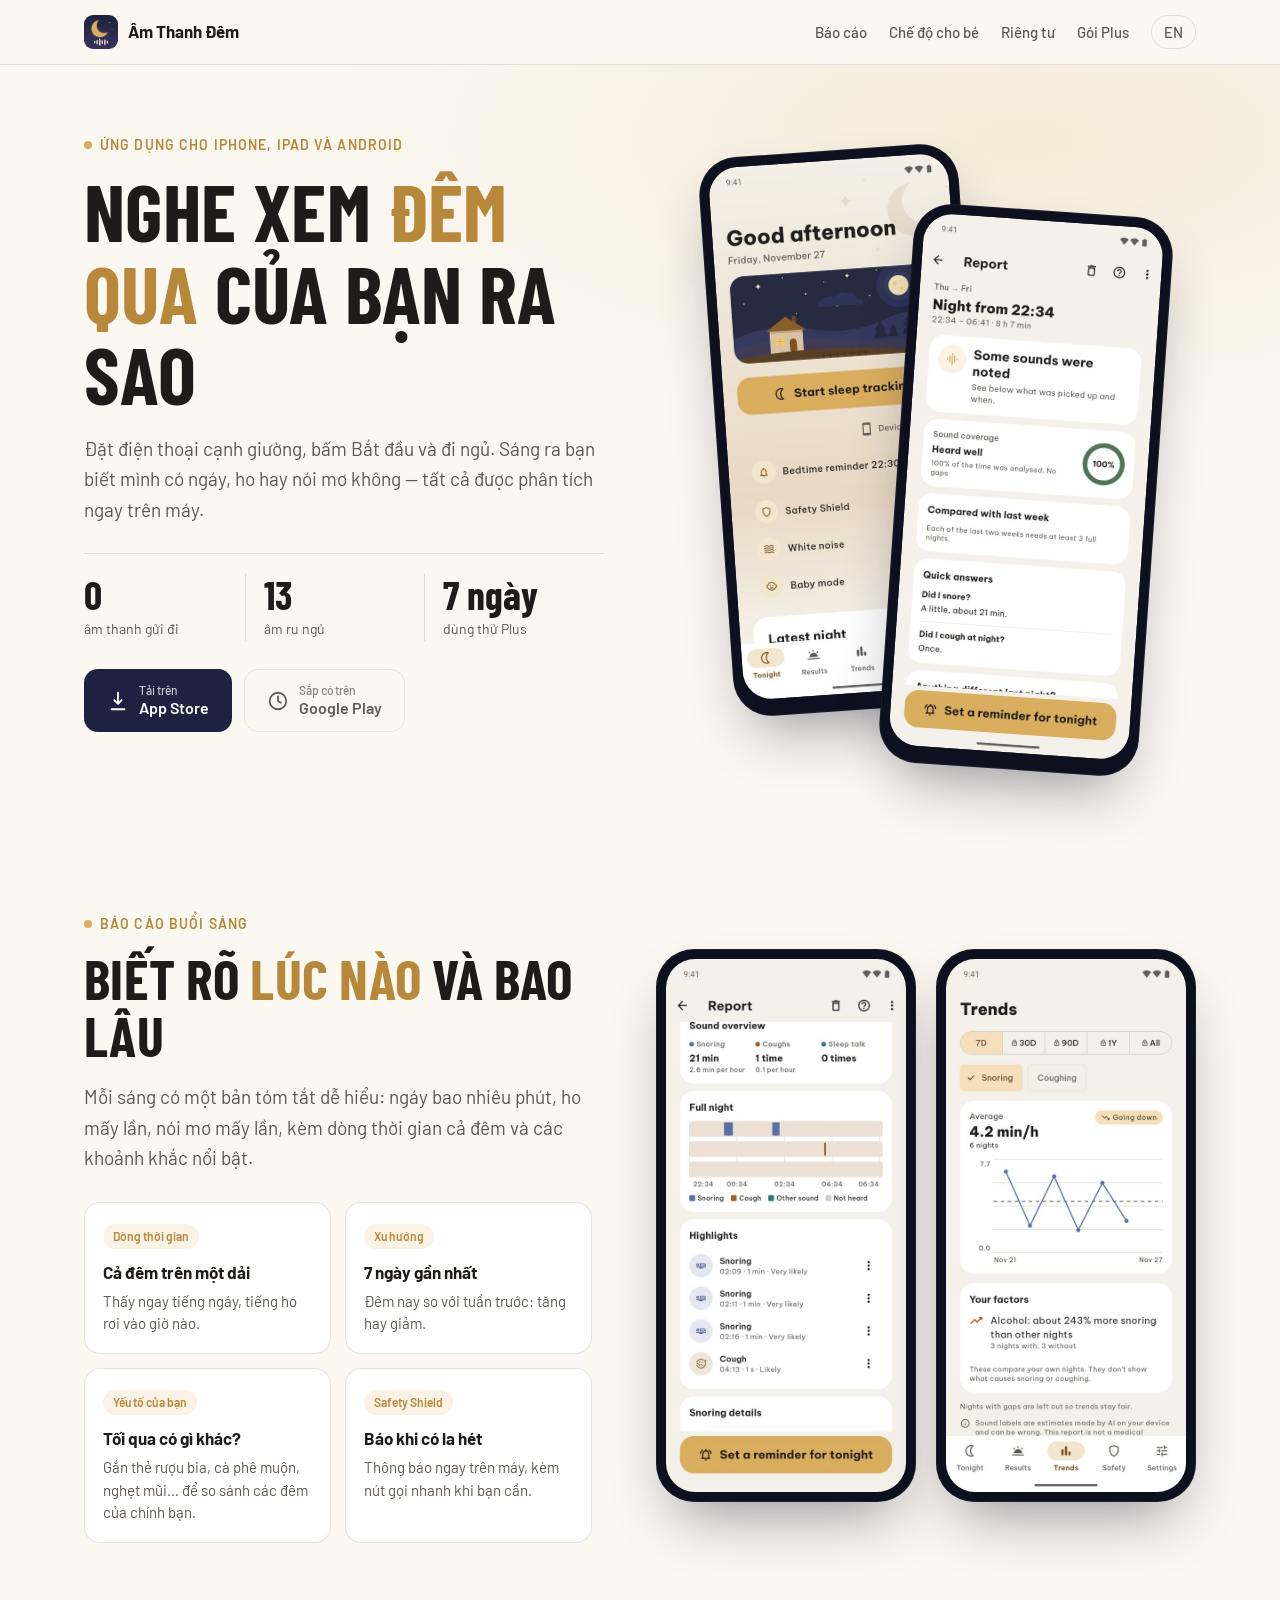
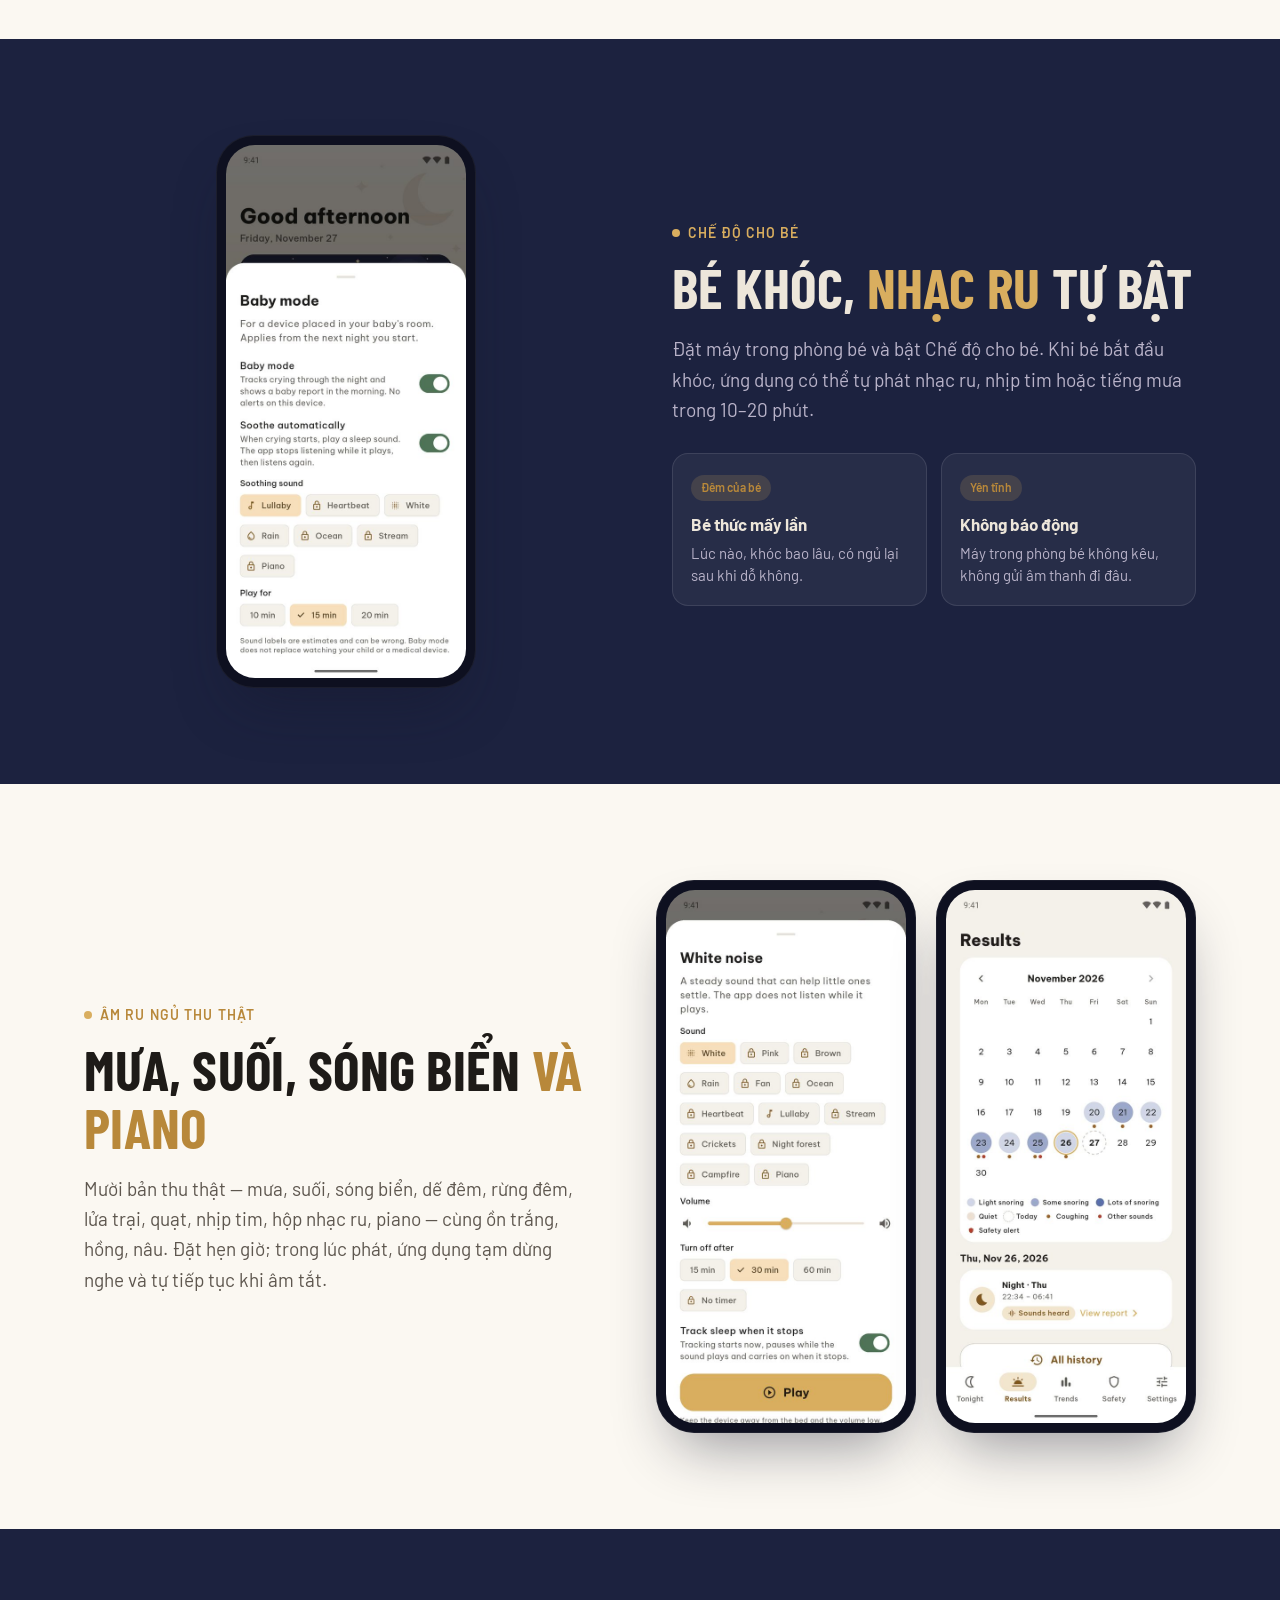
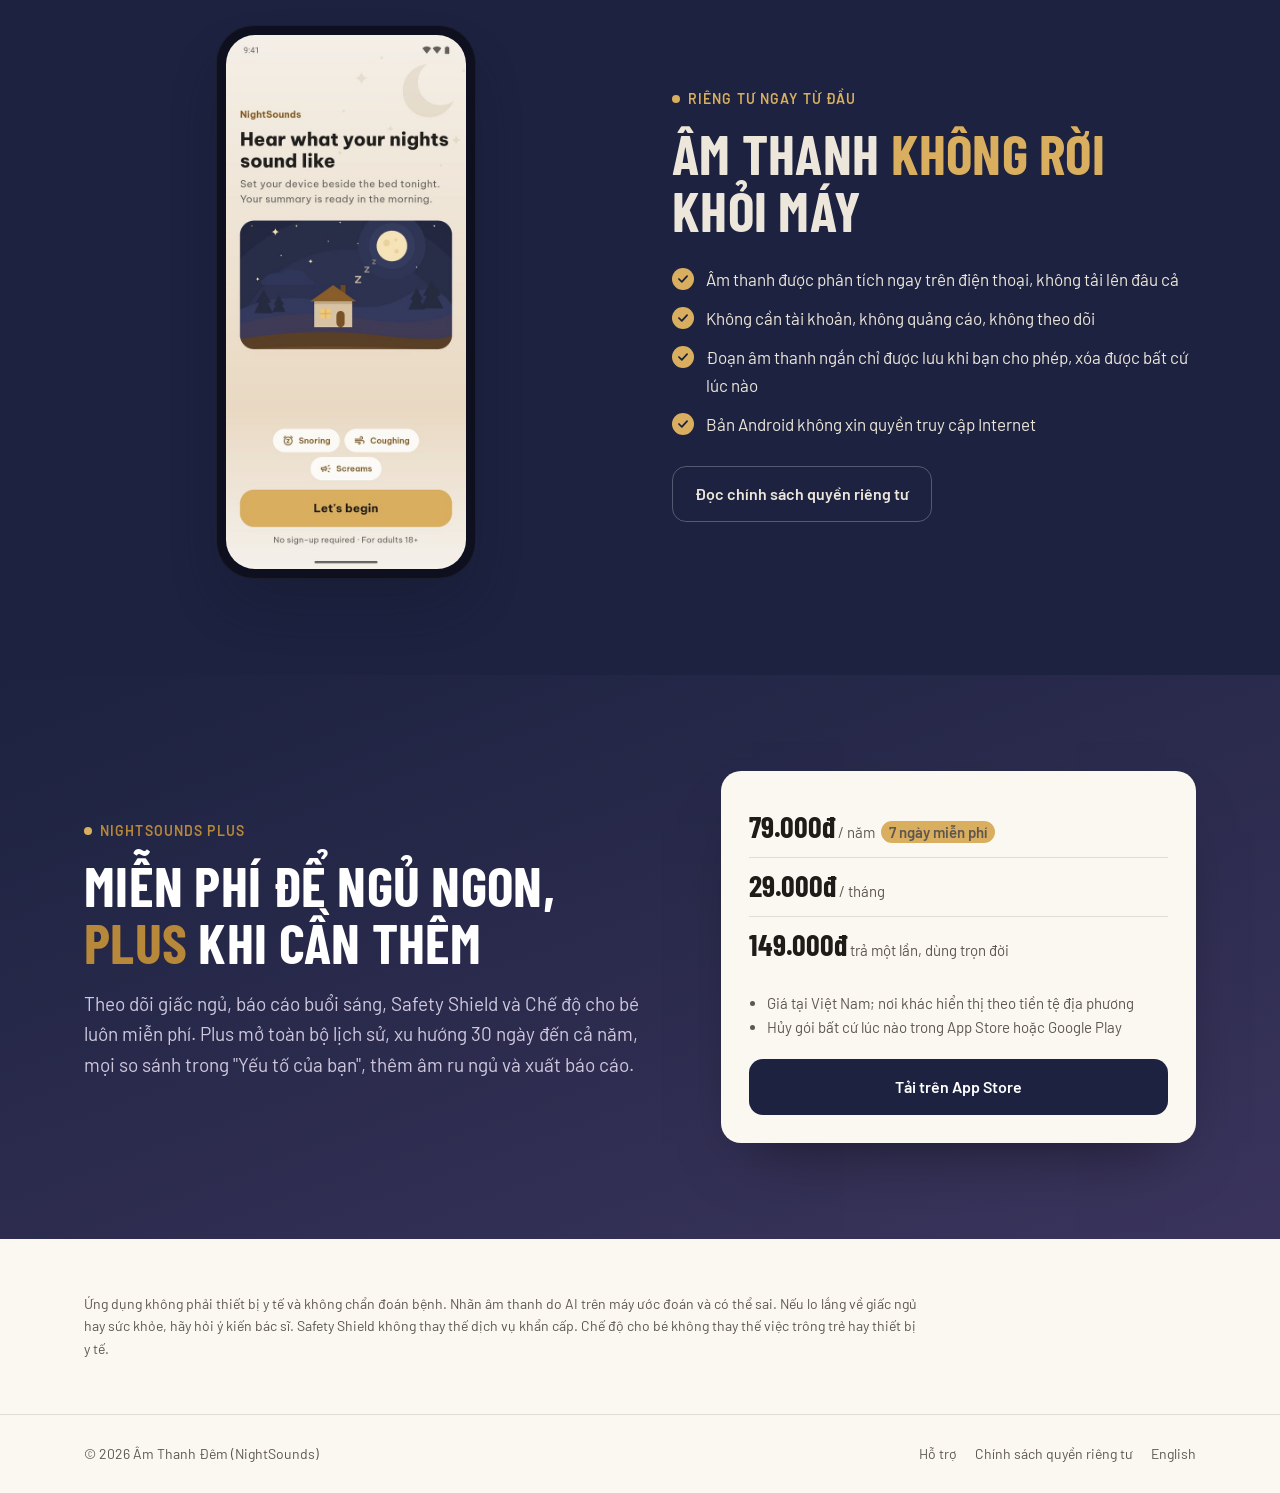
<file: index.html>
<!doctype html>
<html lang="vi">
<head>
<meta charset="utf-8">
<meta name="viewport" content="width=device-width,initial-scale=1">
<title>Âm Thanh Đêm – theo dõi ngáy, ho và nói mơ khi ngủ</title>
<meta name="description" content="Biết đêm qua bạn có ngáy, ho hay nói mơ không. Âm thanh được phân tích ngay trên điện thoại, không gửi đi đâu. Có Chế độ cho bé và âm ru ngủ thu thật.">
<link rel="icon" href="img/icon.png">
<link rel="alternate" hreflang="en" href="en.html">
<link rel="preconnect" href="https://fonts.googleapis.com">
<link rel="preconnect" href="https://fonts.gstatic.com" crossorigin>
<link rel="stylesheet" href="https://fonts.googleapis.com/css2?family=Barlow:wght@400;500;600;700&family=Barlow+Condensed:wght@600;700&display=swap&subset=vietnamese">
<link rel="stylesheet" href="style.css">
</head>
<body>
<header class="top"><div class="wrap">
  <a class="brand" href="./"><img src="img/icon.png" alt="">Âm Thanh Đêm</a>
  <nav class="nav">
    <a href="#bao-cao">Báo cáo</a>
    <a href="#be">Chế độ cho bé</a>
    <a href="#rieng-tu">Riêng tư</a>
    <a href="#plus">Gói Plus</a>
    <a class="lang" href="en.html" hreflang="en">EN</a>
  </nav>
</div></header>

<main>
<section class="hero"><div class="wrap">
  <div class="copy">
    <span class="eyebrow">Ứng dụng cho iPhone, iPad và Android</span>
    <h1>Nghe xem <em>đêm qua</em> của bạn ra sao</h1>
    <p class="lead">Đặt điện thoại cạnh giường, bấm Bắt đầu và đi ngủ. Sáng ra bạn biết mình có ngáy, ho hay nói mơ không — tất cả được phân tích ngay trên máy.</p>
    <div class="stats">
      <div><b>0</b><span>âm thanh gửi đi</span></div>
      <div><b>13</b><span>âm ru ngủ</span></div>
      <div><b>7 ngày</b><span>dùng thử Plus</span></div>
    </div>
    <div class="cta">
      <a class="btn btn-primary" href="https://apps.apple.com/app/id6837504322">
        <svg viewBox="0 0 24 24" fill="none" stroke="currentColor" stroke-width="2" stroke-linecap="round" stroke-linejoin="round"><path d="M12 3v12m0 0l-4-4m4 4l4-4M5 21h14"/></svg>
        <span class="stack"><small>Tải trên</small>App Store</span>
      </a>
      <span class="btn btn-ghost soon" title="Đang thử nghiệm nội bộ">
        <svg viewBox="0 0 24 24" fill="none" stroke="currentColor" stroke-width="2" stroke-linecap="round" stroke-linejoin="round"><circle cx="12" cy="12" r="9"/><path d="M12 7v5l3 2"/></svg>
        <span class="stack"><small>Sắp có trên</small>Google Play</span>
      </span>
    </div>
  </div>
  <div class="phones">
    <div class="phone"><img src="img/tonight.jpg" alt="Màn hình Tonight với nút Bắt đầu theo dõi"></div>
    <div class="phone"><img src="img/report.jpg" alt="Báo cáo buổi sáng: ngáy khoảng 21 phút, ho một lần"></div>
  </div>
</div></section>

<section id="bao-cao"><div class="wrap split">
  <div class="copy">
    <span class="eyebrow">Báo cáo buổi sáng</span>
    <h2>Biết rõ <em>lúc nào</em> và bao lâu</h2>
    <p class="lead">Mỗi sáng có một bản tóm tắt dễ hiểu: ngáy bao nhiêu phút, ho mấy lần, nói mơ mấy lần, kèm dòng thời gian cả đêm và các khoảnh khắc nổi bật.</p>
    <div class="cards">
      <div class="card"><span class="tag">Dòng thời gian</span><b>Cả đêm trên một dải</b><p>Thấy ngay tiếng ngáy, tiếng ho rơi vào giờ nào.</p></div>
      <div class="card"><span class="tag">Xu hướng</span><b>7 ngày gần nhất</b><p>Đêm nay so với tuần trước: tăng hay giảm.</p></div>
      <div class="card"><span class="tag">Yếu tố của bạn</span><b>Tối qua có gì khác?</b><p>Gắn thẻ rượu bia, cà phê muộn, nghẹt mũi… để so sánh các đêm của chính bạn.</p></div>
      <div class="card"><span class="tag">Safety Shield</span><b>Báo khi có la hét</b><p>Thông báo ngay trên máy, kèm nút gọi nhanh khi bạn cần.</p></div>
    </div>
  </div>
  <div class="media">
    <div class="phone"><img src="img/timeline.jpg" alt="Dòng thời gian cả đêm và các khoảnh khắc nổi bật" loading="lazy"></div>
    <div class="phone"><img src="img/trends.jpg" alt="Xu hướng ngáy 7 ngày và Yếu tố của bạn" loading="lazy"></div>
  </div>
</div></section>

<section id="be" class="dark"><div class="wrap split flip">
  <div class="copy">
    <span class="eyebrow">Chế độ cho bé</span>
    <h2>Bé khóc, <em>nhạc ru</em> tự bật</h2>
    <p class="lead">Đặt máy trong phòng bé và bật Chế độ cho bé. Khi bé bắt đầu khóc, ứng dụng có thể tự phát nhạc ru, nhịp tim hoặc tiếng mưa trong 10–20 phút.</p>
    <div class="cards">
      <div class="card"><span class="tag">Đêm của bé</span><b>Bé thức mấy lần</b><p>Lúc nào, khóc bao lâu, có ngủ lại sau khi dỗ không.</p></div>
      <div class="card"><span class="tag">Yên tĩnh</span><b>Không báo động</b><p>Máy trong phòng bé không kêu, không gửi âm thanh đi đâu.</p></div>
    </div>
  </div>
  <div class="media">
    <div class="phone"><img src="img/baby_mode.jpg" alt="Cài đặt Chế độ cho bé: tự dỗ bằng nhạc ru" loading="lazy"></div>
  </div>
</div></section>

<section id="am-ru"><div class="wrap split">
  <div class="copy">
    <span class="eyebrow">Âm ru ngủ thu thật</span>
    <h2>Mưa, suối, sóng biển <em>và piano</em></h2>
    <p class="lead">Mười bản thu thật — mưa, suối, sóng biển, dế đêm, rừng đêm, lửa trại, quạt, nhịp tim, hộp nhạc ru, piano — cùng ồn trắng, hồng, nâu. Đặt hẹn giờ; trong lúc phát, ứng dụng tạm dừng nghe và tự tiếp tục khi âm tắt.</p>
  </div>
  <div class="media">
    <div class="phone"><img src="img/sleep_sounds.jpg" alt="Bảng âm ru ngủ: mưa, quạt, sóng biển, nhịp tim, piano" loading="lazy"></div>
    <div class="phone"><img src="img/results.jpg" alt="Lịch các đêm đã theo dõi" loading="lazy"></div>
  </div>
</div></section>

<section id="rieng-tu" class="dark"><div class="wrap split flip">
  <div class="copy">
    <span class="eyebrow">Riêng tư ngay từ đầu</span>
    <h2>Âm thanh <em>không rời</em> khỏi máy</h2>
    <ul class="privacy-list">
      <li>Âm thanh được phân tích ngay trên điện thoại, không tải lên đâu cả</li>
      <li>Không cần tài khoản, không quảng cáo, không theo dõi</li>
      <li>Đoạn âm thanh ngắn chỉ được lưu khi bạn cho phép, xóa được bất cứ lúc nào</li>
      <li>Bản Android không xin quyền truy cập Internet</li>
    </ul>
    <div class="cta"><a class="btn btn-ghost" style="color:inherit;border-color:rgba(255,255,255,.25)" href="privacy.html">Đọc chính sách quyền riêng tư</a></div>
  </div>
  <div class="media">
    <div class="phone"><img src="img/welcome.jpg" alt="Màn hình chào mừng của Âm Thanh Đêm" loading="lazy"></div>
  </div>
</div></section>

<section id="plus" class="plus"><div class="wrap">
  <div class="copy">
    <span class="eyebrow">NightSounds Plus</span>
    <h2>Miễn phí để ngủ ngon, <em>Plus</em> khi cần thêm</h2>
    <p class="lead">Theo dõi giấc ngủ, báo cáo buổi sáng, Safety Shield và Chế độ cho bé luôn miễn phí. Plus mở toàn bộ lịch sử, xu hướng 30 ngày đến cả năm, mọi so sánh trong "Yếu tố của bạn", thêm âm ru ngủ và xuất báo cáo.</p>
  </div>
  <div class="price">
    <div class="row"><div><b>79.000đ</b> <span>/ năm</span><span class="badge">7 ngày miễn phí</span></div></div>
    <div class="row"><div><b>29.000đ</b> <span>/ tháng</span></div></div>
    <div class="row"><div><b>149.000đ</b> <span>trả một lần, dùng trọn đời</span></div></div>
    <ul>
      <li>Giá tại Việt Nam; nơi khác hiển thị theo tiền tệ địa phương</li>
      <li>Hủy gói bất cứ lúc nào trong App Store hoặc Google Play</li>
    </ul>
    <a class="btn btn-primary" href="https://apps.apple.com/app/id6837504322">Tải trên App Store</a>
  </div>
</div></section>

<section style="padding:40px 0"><div class="wrap">
  <p class="note">Ứng dụng không phải thiết bị y tế và không chẩn đoán bệnh. Nhãn âm thanh do AI trên máy ước đoán và có thể sai. Nếu lo lắng về giấc ngủ hay sức khỏe, hãy hỏi ý kiến bác sĩ. Safety Shield không thay thế dịch vụ khẩn cấp. Chế độ cho bé không thay thế việc trông trẻ hay thiết bị y tế.</p>
</div></section>
</main>

<footer><div class="wrap">
  <span>© 2026 Âm Thanh Đêm (NightSounds)</span>
  <span><a href="support.html">Hỗ trợ</a><a href="privacy.html">Chính sách quyền riêng tư</a><a href="en.html" hreflang="en">English</a></span>
</div></footer>
</body>
</html>
</file>
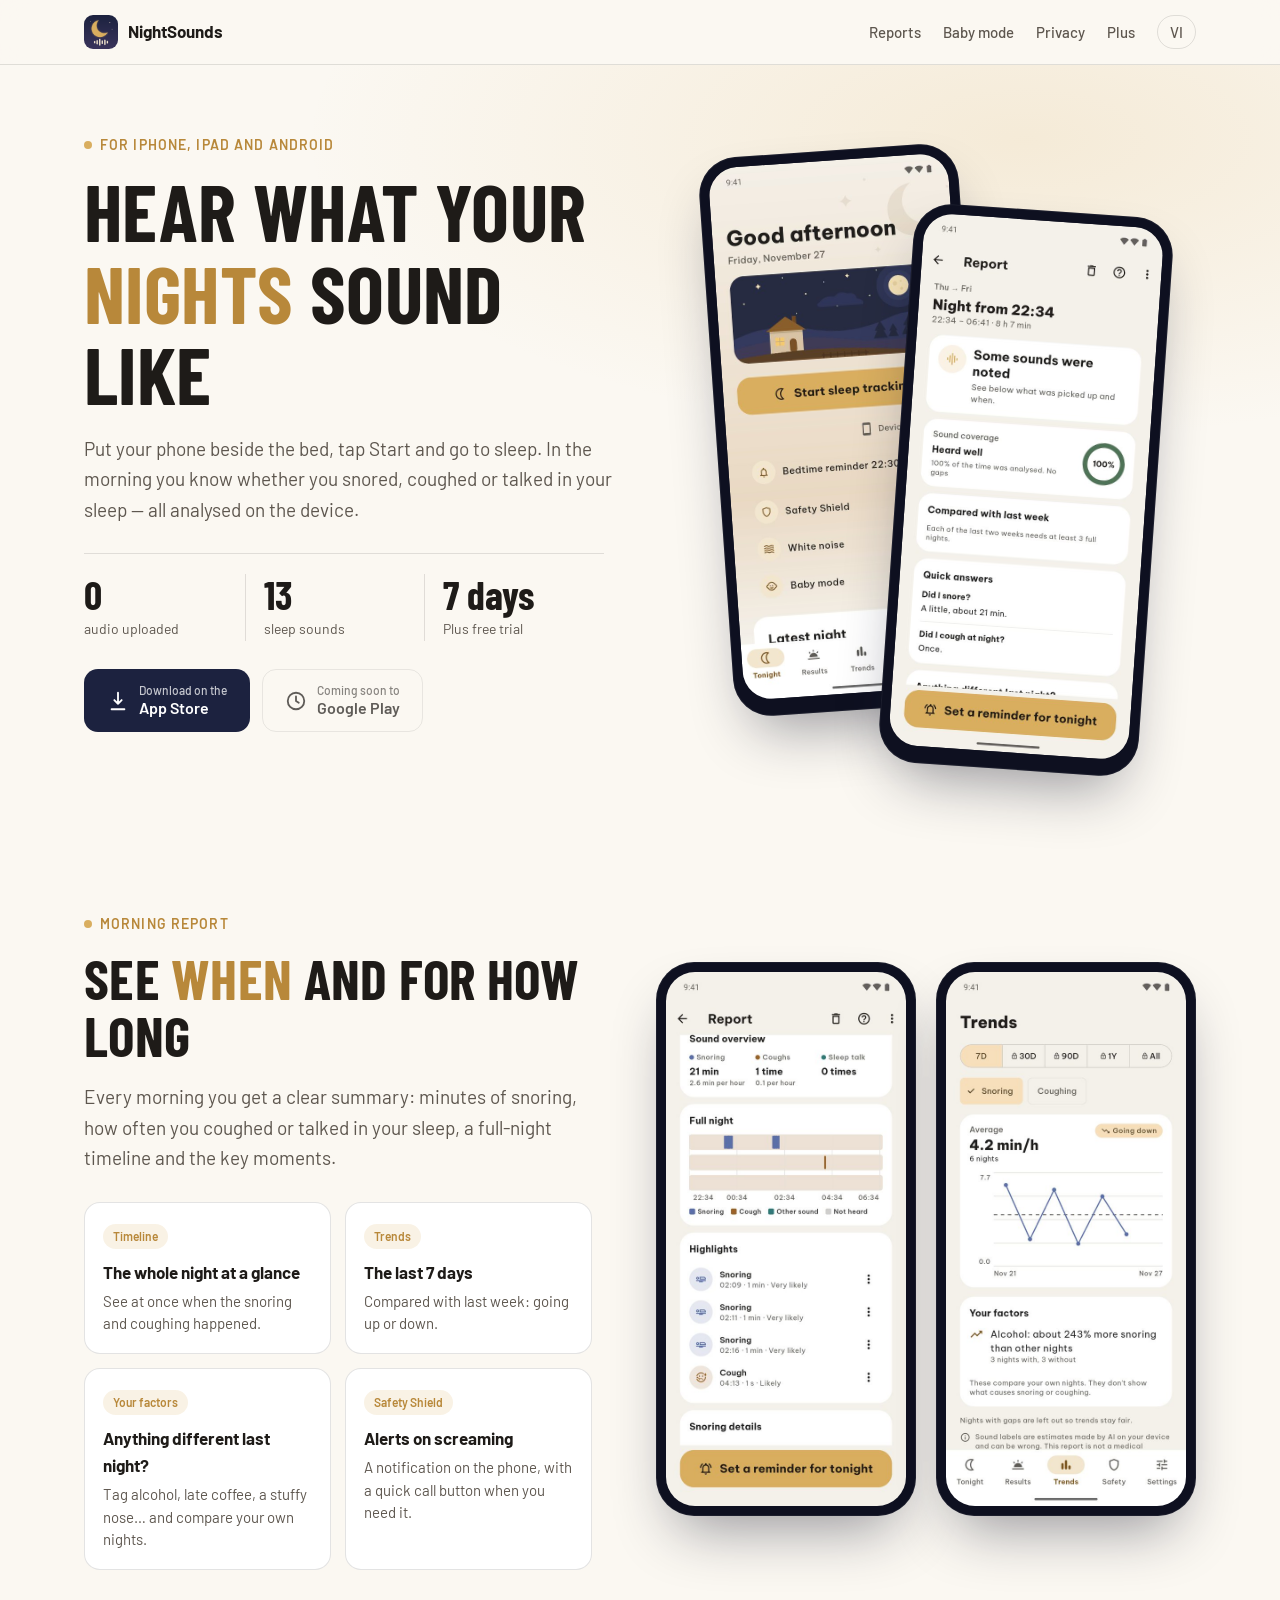
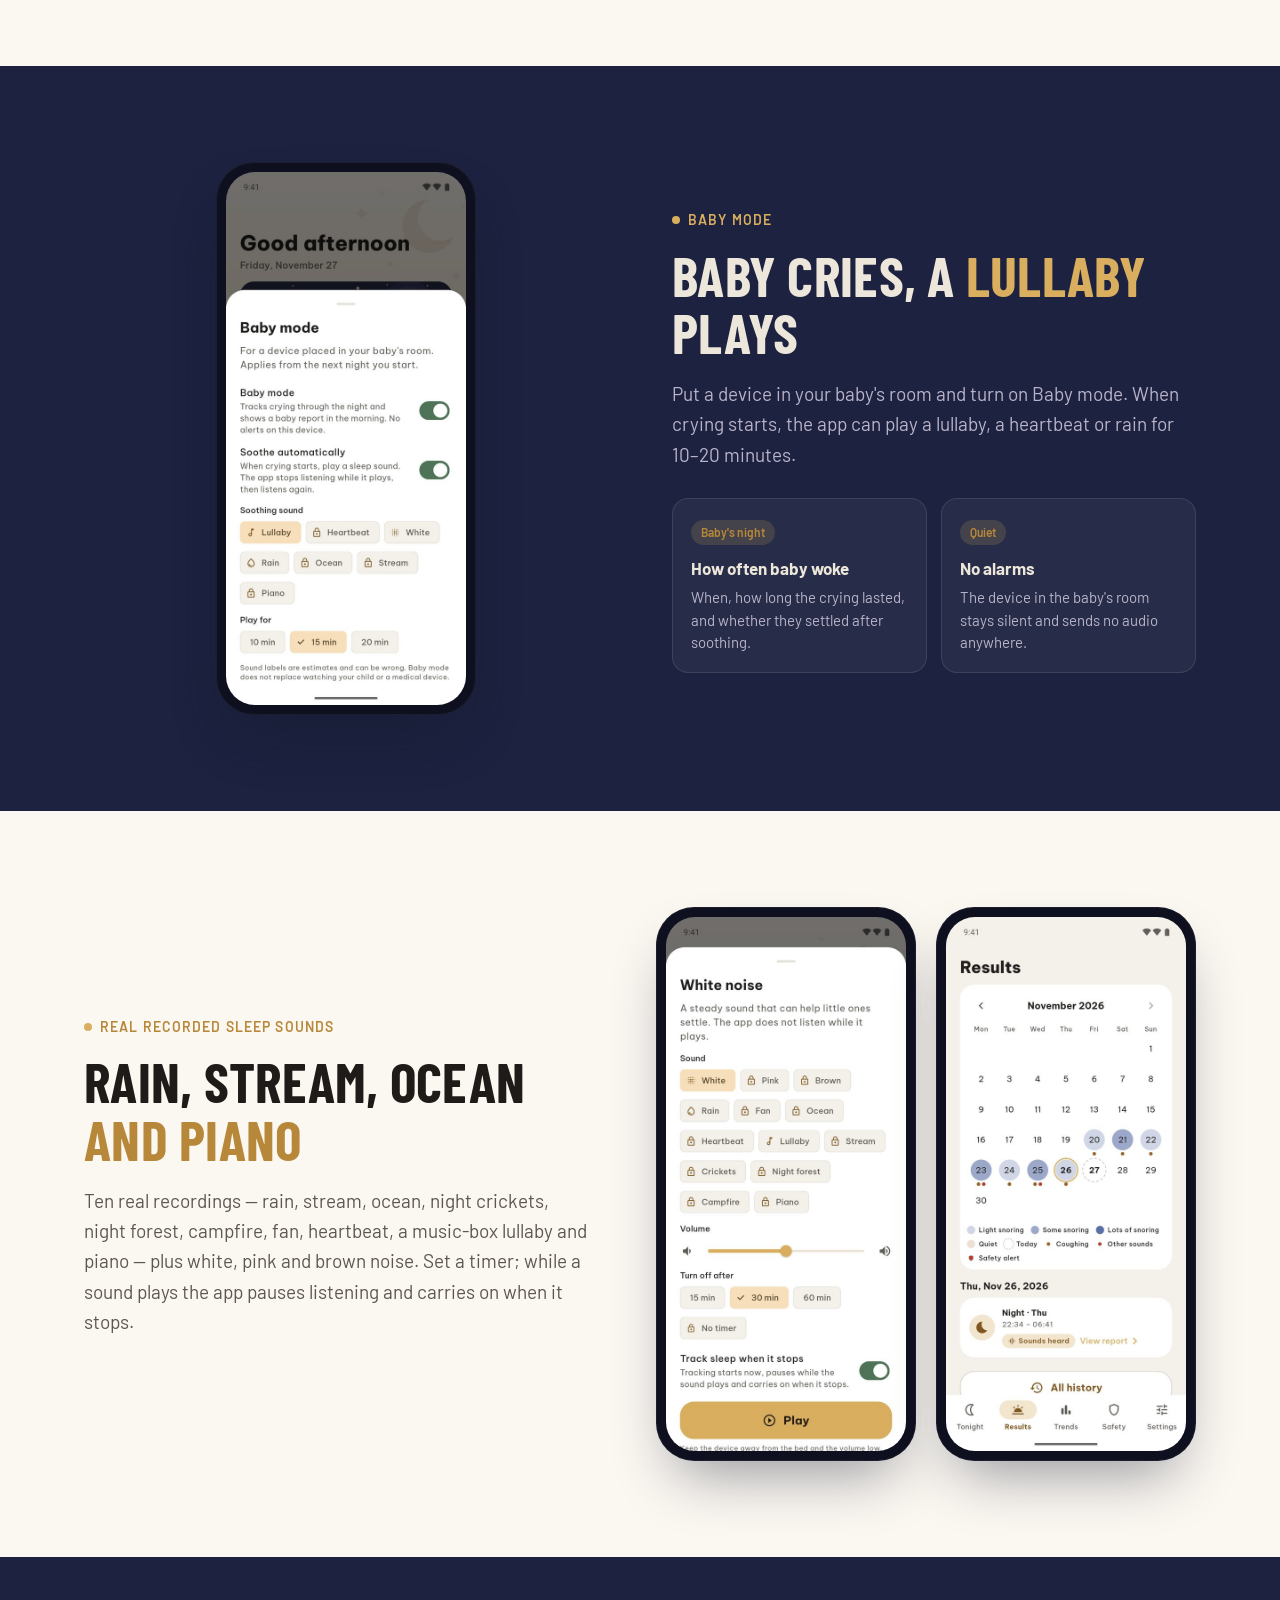
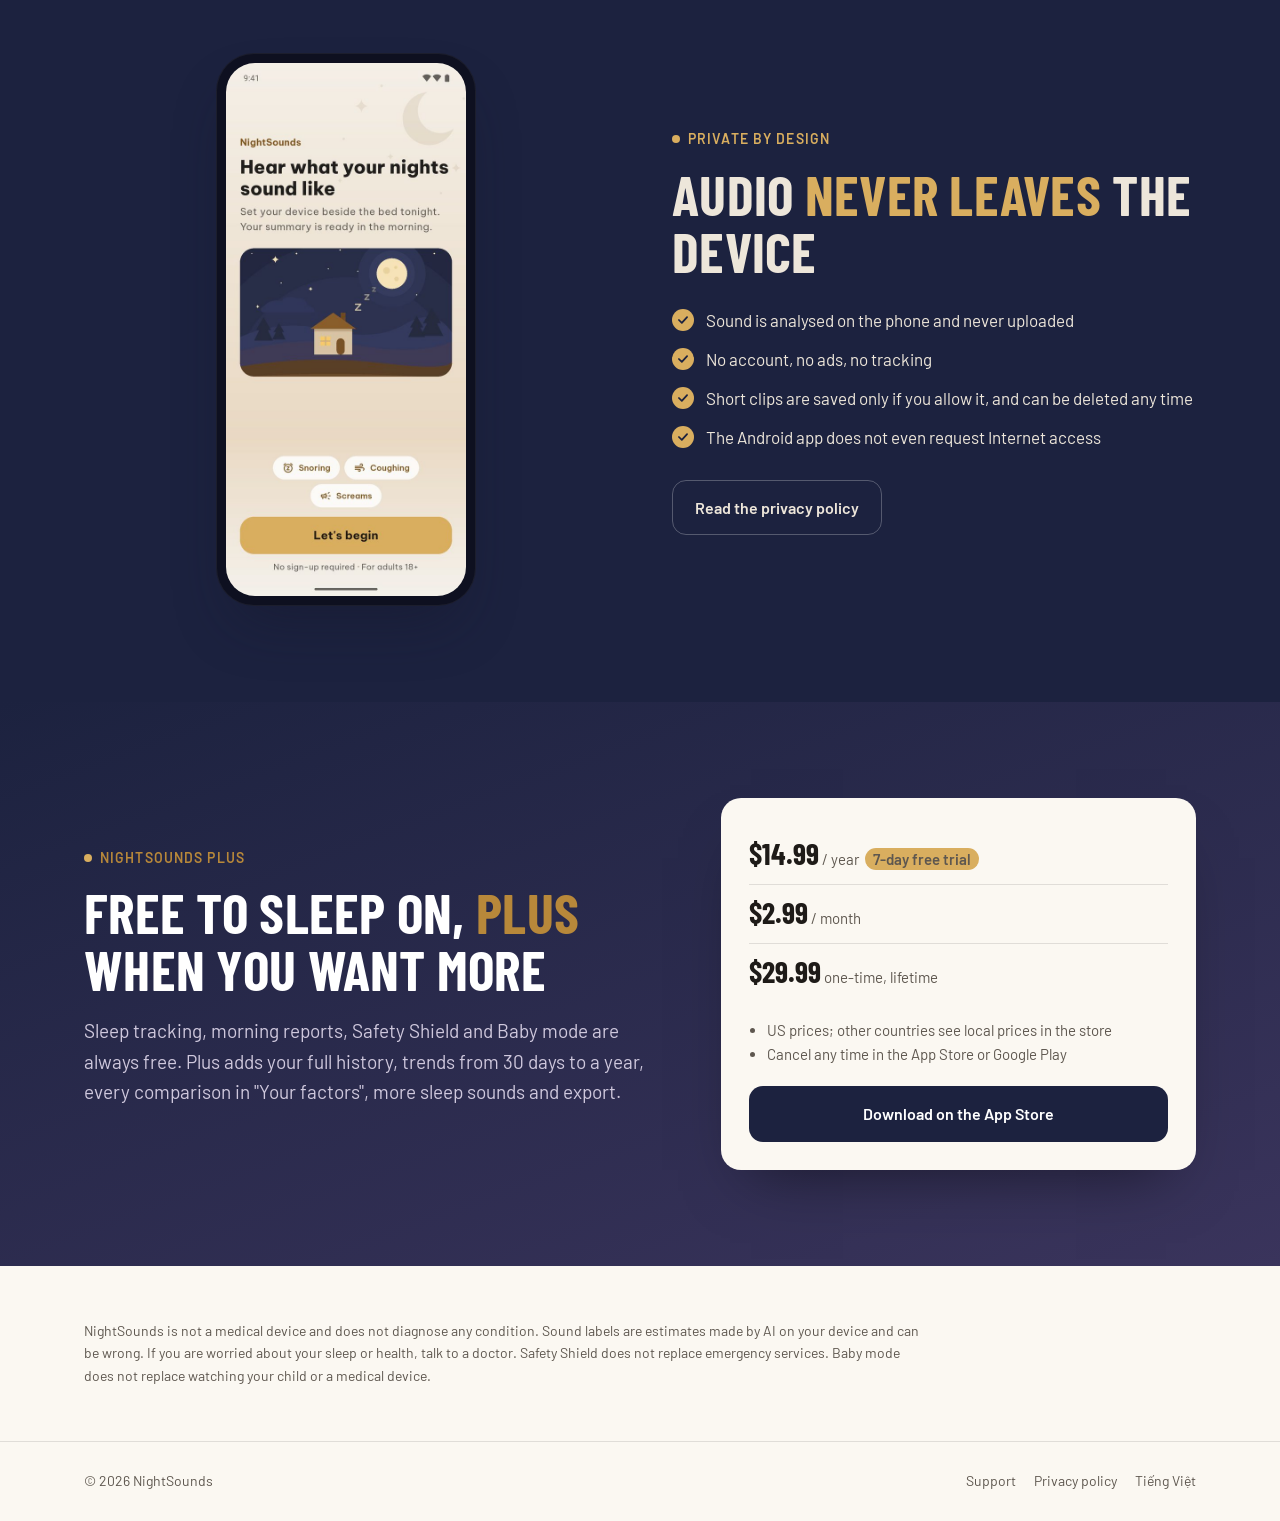
<file: en.html>
<!doctype html>
<html lang="en">
<head>
<meta charset="utf-8">
<meta name="viewport" content="width=device-width,initial-scale=1">
<title>NightSounds – snoring, cough and sleep talk tracker</title>
<meta name="description" content="Find out whether you snored, coughed or talked in your sleep last night. Sound is analysed on your phone and never uploaded. With Baby mode and real recorded sleep sounds.">
<link rel="icon" href="img/icon.png">
<link rel="alternate" hreflang="vi" href="./">
<link rel="preconnect" href="https://fonts.googleapis.com">
<link rel="preconnect" href="https://fonts.gstatic.com" crossorigin>
<link rel="stylesheet" href="https://fonts.googleapis.com/css2?family=Barlow:wght@400;500;600;700&family=Barlow+Condensed:wght@600;700&display=swap&subset=vietnamese">
<link rel="stylesheet" href="style.css">
</head>
<body>
<header class="top"><div class="wrap">
  <a class="brand" href="./"><img src="img/icon.png" alt="">NightSounds</a>
  <nav class="nav">
    <a href="#report">Reports</a>
    <a href="#baby">Baby mode</a>
    <a href="#privacy">Privacy</a>
    <a href="#plus">Plus</a>
    <a class="lang" href="./" hreflang="vi">VI</a>
  </nav>
</div></header>

<main>
<section class="hero"><div class="wrap">
  <div class="copy">
    <span class="eyebrow">For iPhone, iPad and Android</span>
    <h1>Hear what your <em>nights</em> sound like</h1>
    <p class="lead">Put your phone beside the bed, tap Start and go to sleep. In the morning you know whether you snored, coughed or talked in your sleep — all analysed on the device.</p>
    <div class="stats">
      <div><b>0</b><span>audio uploaded</span></div>
      <div><b>13</b><span>sleep sounds</span></div>
      <div><b>7 days</b><span>Plus free trial</span></div>
    </div>
    <div class="cta">
      <a class="btn btn-primary" href="https://apps.apple.com/app/id6837504322">
        <svg viewBox="0 0 24 24" fill="none" stroke="currentColor" stroke-width="2" stroke-linecap="round" stroke-linejoin="round"><path d="M12 3v12m0 0l-4-4m4 4l4-4M5 21h14"/></svg>
        <span class="stack"><small>Download on the</small>App Store</span>
      </a>
      <span class="btn btn-ghost soon" title="In internal testing">
        <svg viewBox="0 0 24 24" fill="none" stroke="currentColor" stroke-width="2" stroke-linecap="round" stroke-linejoin="round"><circle cx="12" cy="12" r="9"/><path d="M12 7v5l3 2"/></svg>
        <span class="stack"><small>Coming soon to</small>Google Play</span>
      </span>
    </div>
  </div>
  <div class="phones">
    <div class="phone"><img src="img/tonight.jpg" alt="Tonight screen with the Start sleep tracking button"></div>
    <div class="phone"><img src="img/report.jpg" alt="Morning report: about 21 minutes of snoring, one cough"></div>
  </div>
</div></section>

<section id="report"><div class="wrap split">
  <div class="copy">
    <span class="eyebrow">Morning report</span>
    <h2>See <em>when</em> and for how long</h2>
    <p class="lead">Every morning you get a clear summary: minutes of snoring, how often you coughed or talked in your sleep, a full-night timeline and the key moments.</p>
    <div class="cards">
      <div class="card"><span class="tag">Timeline</span><b>The whole night at a glance</b><p>See at once when the snoring and coughing happened.</p></div>
      <div class="card"><span class="tag">Trends</span><b>The last 7 days</b><p>Compared with last week: going up or down.</p></div>
      <div class="card"><span class="tag">Your factors</span><b>Anything different last night?</b><p>Tag alcohol, late coffee, a stuffy nose… and compare your own nights.</p></div>
      <div class="card"><span class="tag">Safety Shield</span><b>Alerts on screaming</b><p>A notification on the phone, with a quick call button when you need it.</p></div>
    </div>
  </div>
  <div class="media">
    <div class="phone"><img src="img/timeline.jpg" alt="Full-night timeline and highlights" loading="lazy"></div>
    <div class="phone"><img src="img/trends.jpg" alt="Seven-day snoring trend and Your factors" loading="lazy"></div>
  </div>
</div></section>

<section id="baby" class="dark"><div class="wrap split flip">
  <div class="copy">
    <span class="eyebrow">Baby mode</span>
    <h2>Baby cries, a <em>lullaby</em> plays</h2>
    <p class="lead">Put a device in your baby's room and turn on Baby mode. When crying starts, the app can play a lullaby, a heartbeat or rain for 10–20 minutes.</p>
    <div class="cards">
      <div class="card"><span class="tag">Baby's night</span><b>How often baby woke</b><p>When, how long the crying lasted, and whether they settled after soothing.</p></div>
      <div class="card"><span class="tag">Quiet</span><b>No alarms</b><p>The device in the baby's room stays silent and sends no audio anywhere.</p></div>
    </div>
  </div>
  <div class="media">
    <div class="phone"><img src="img/baby_mode.jpg" alt="Baby mode settings: soothe automatically with a lullaby" loading="lazy"></div>
  </div>
</div></section>

<section id="am-ru"><div class="wrap split">
  <div class="copy">
    <span class="eyebrow">Real recorded sleep sounds</span>
    <h2>Rain, stream, ocean <em>and piano</em></h2>
    <p class="lead">Ten real recordings — rain, stream, ocean, night crickets, night forest, campfire, fan, heartbeat, a music-box lullaby and piano — plus white, pink and brown noise. Set a timer; while a sound plays the app pauses listening and carries on when it stops.</p>
  </div>
  <div class="media">
    <div class="phone"><img src="img/sleep_sounds.jpg" alt="Sleep sounds: rain, fan, ocean, heartbeat, piano" loading="lazy"></div>
    <div class="phone"><img src="img/results.jpg" alt="Calendar of tracked nights" loading="lazy"></div>
  </div>
</div></section>

<section id="privacy" class="dark"><div class="wrap split flip">
  <div class="copy">
    <span class="eyebrow">Private by design</span>
    <h2>Audio <em>never leaves</em> the device</h2>
    <ul class="privacy-list">
      <li>Sound is analysed on the phone and never uploaded</li>
      <li>No account, no ads, no tracking</li>
      <li>Short clips are saved only if you allow it, and can be deleted any time</li>
      <li>The Android app does not even request Internet access</li>
    </ul>
    <div class="cta"><a class="btn btn-ghost" style="color:inherit;border-color:rgba(255,255,255,.25)" href="privacy.html">Read the privacy policy</a></div>
  </div>
  <div class="media">
    <div class="phone"><img src="img/welcome.jpg" alt="NightSounds welcome screen" loading="lazy"></div>
  </div>
</div></section>

<section id="plus" class="plus"><div class="wrap">
  <div class="copy">
    <span class="eyebrow">NightSounds Plus</span>
    <h2>Free to sleep on, <em>Plus</em> when you want more</h2>
    <p class="lead">Sleep tracking, morning reports, Safety Shield and Baby mode are always free. Plus adds your full history, trends from 30 days to a year, every comparison in "Your factors", more sleep sounds and export.</p>
  </div>
  <div class="price">
    <div class="row"><div><b>$14.99</b> <span>/ year</span><span class="badge">7-day free trial</span></div></div>
    <div class="row"><div><b>$2.99</b> <span>/ month</span></div></div>
    <div class="row"><div><b>$29.99</b> <span>one-time, lifetime</span></div></div>
    <ul>
      <li>US prices; other countries see local prices in the store</li>
      <li>Cancel any time in the App Store or Google Play</li>
    </ul>
    <a class="btn btn-primary" href="https://apps.apple.com/app/id6837504322">Download on the App Store</a>
  </div>
</div></section>

<section style="padding:40px 0"><div class="wrap">
  <p class="note">NightSounds is not a medical device and does not diagnose any condition. Sound labels are estimates made by AI on your device and can be wrong. If you are worried about your sleep or health, talk to a doctor. Safety Shield does not replace emergency services. Baby mode does not replace watching your child or a medical device.</p>
</div></section>
</main>

<footer><div class="wrap">
  <span>© 2026 NightSounds</span>
  <span><a href="support.html">Support</a><a href="privacy.html">Privacy policy</a><a href="./" hreflang="vi">Tiếng Việt</a></span>
</div></footer>
</body>
</html>
</file>
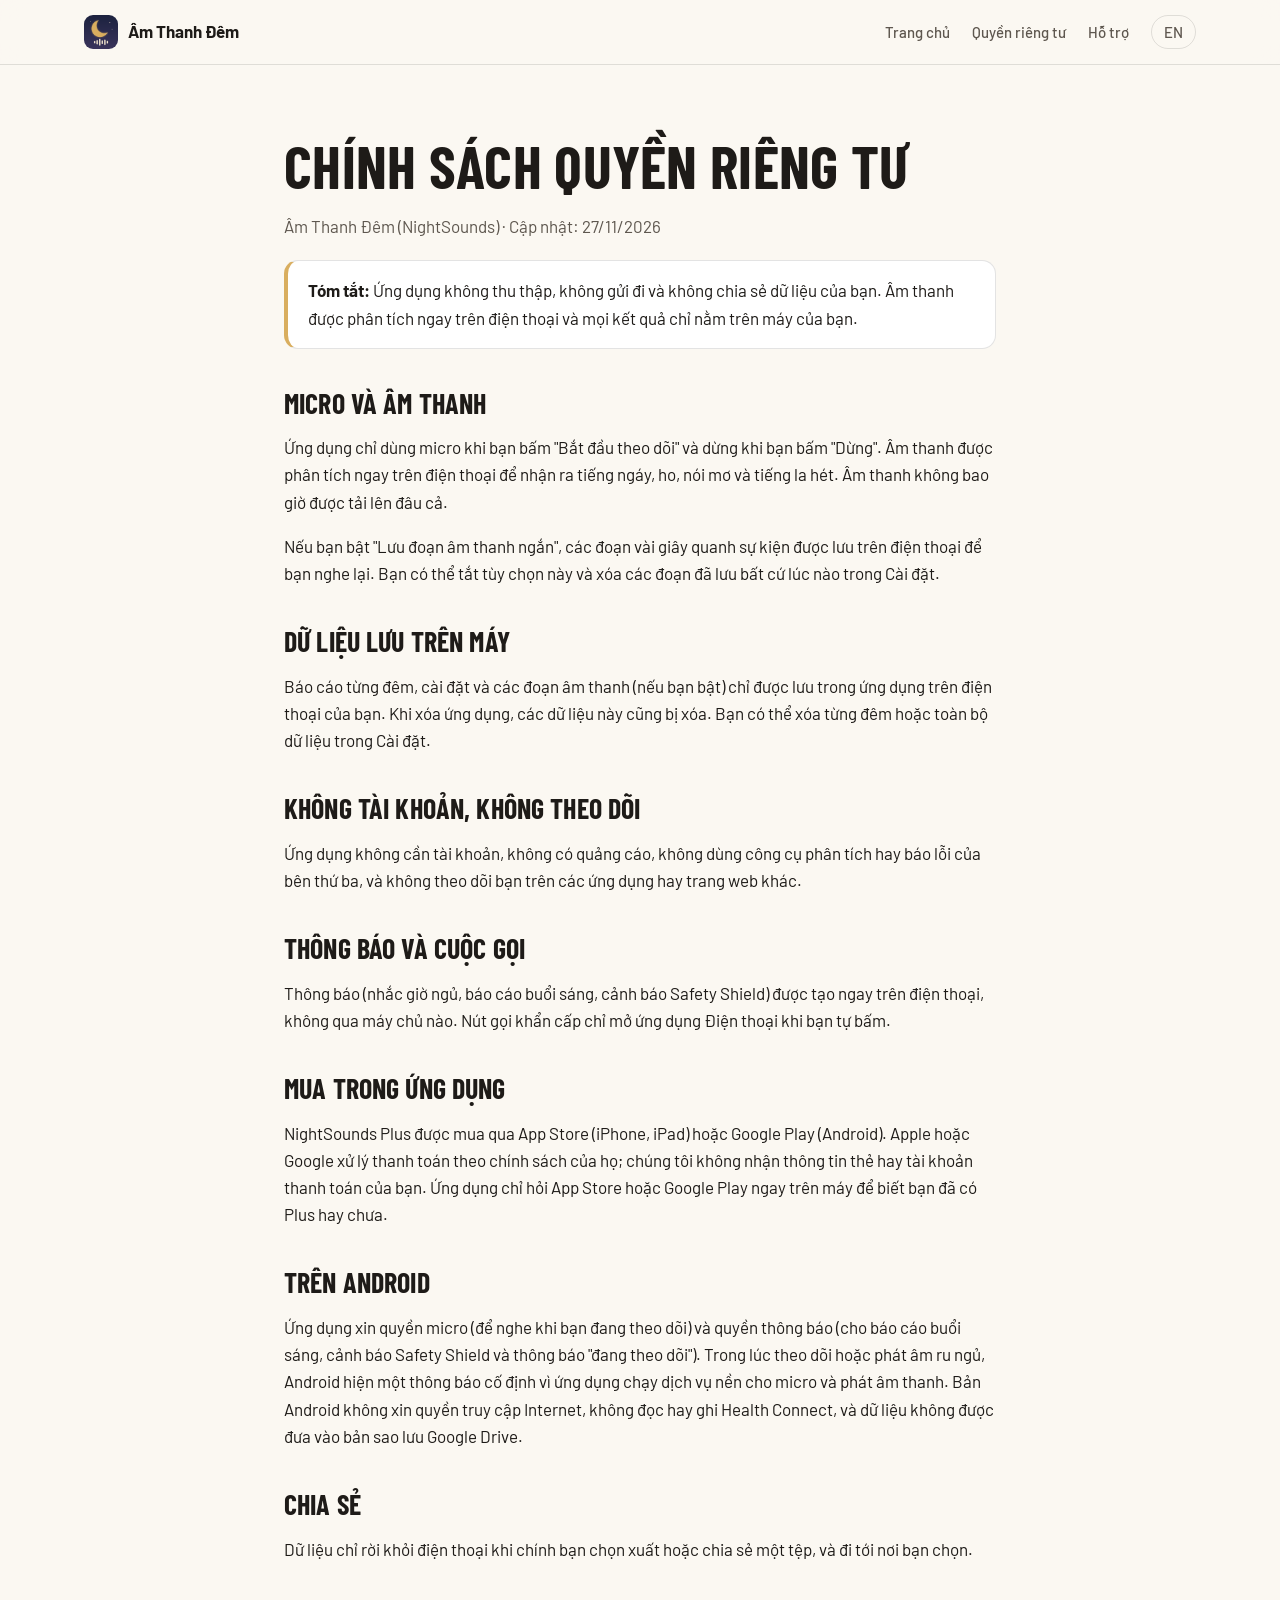
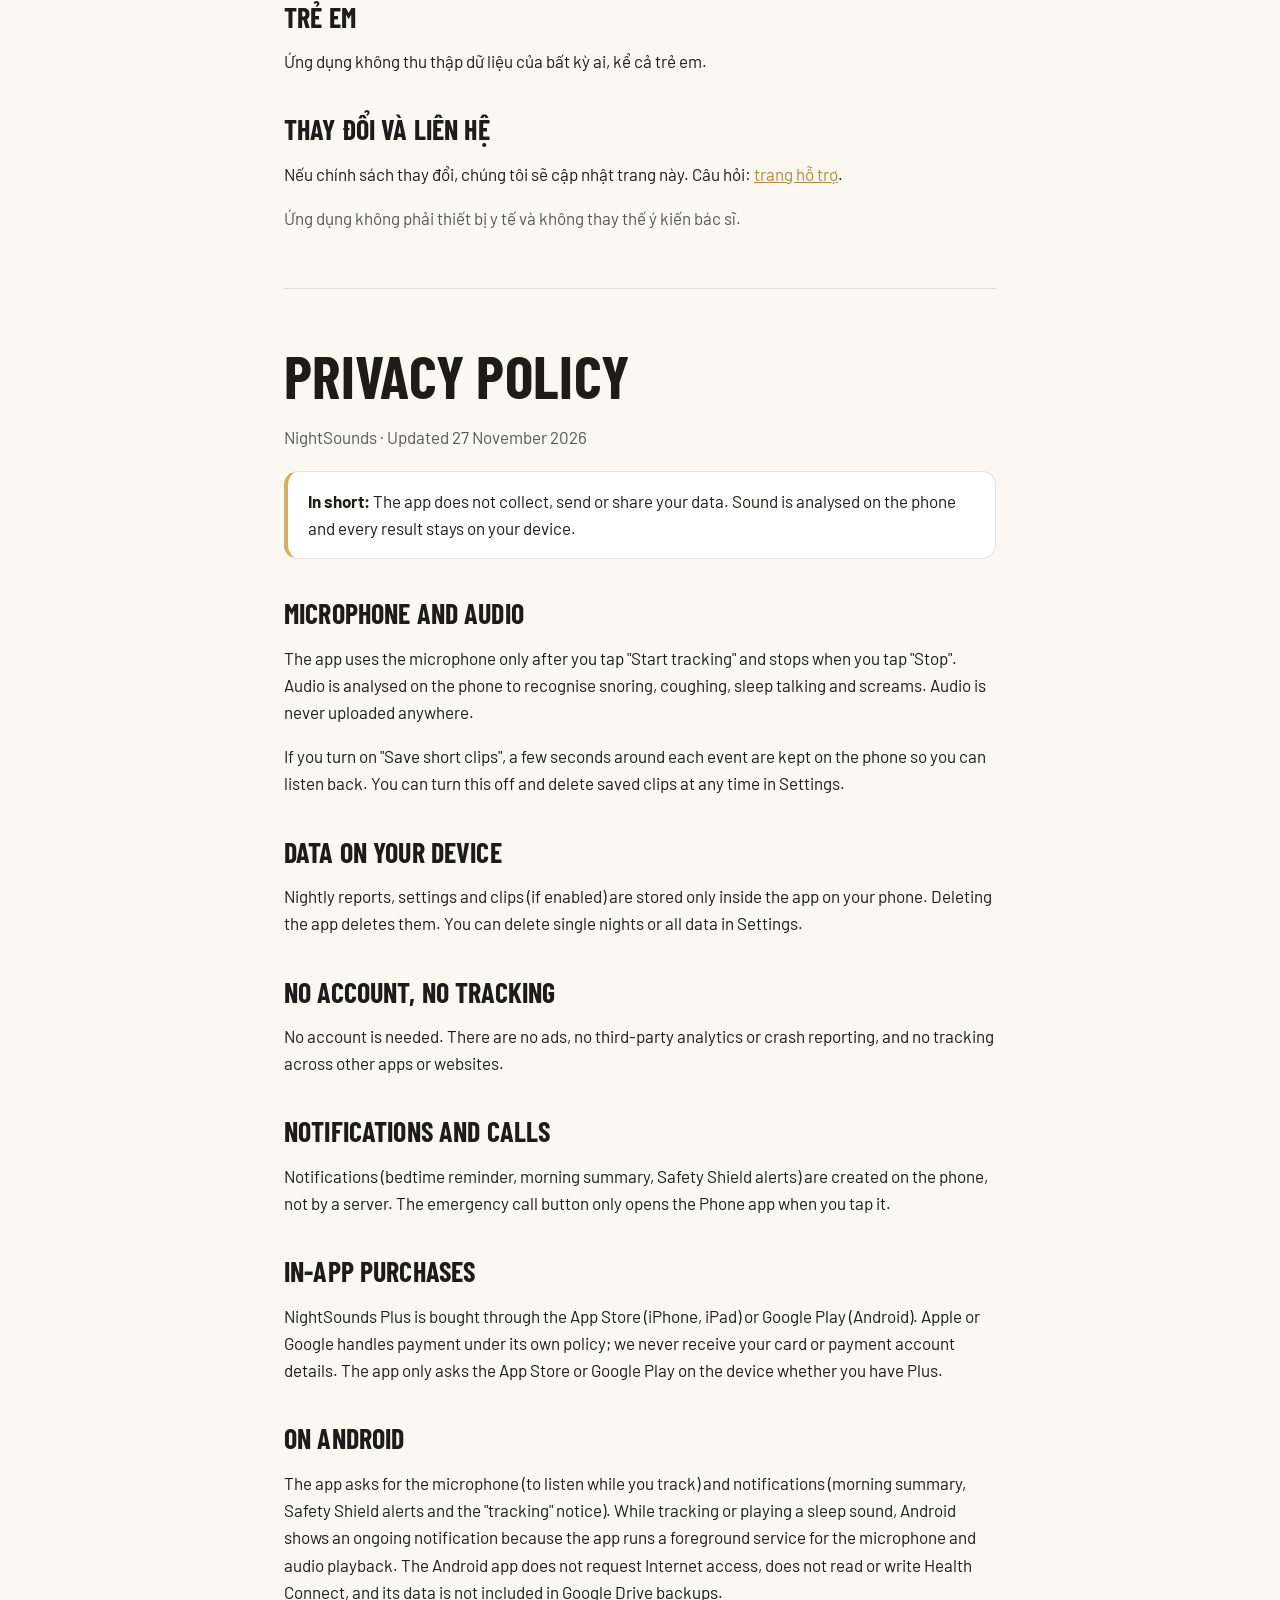
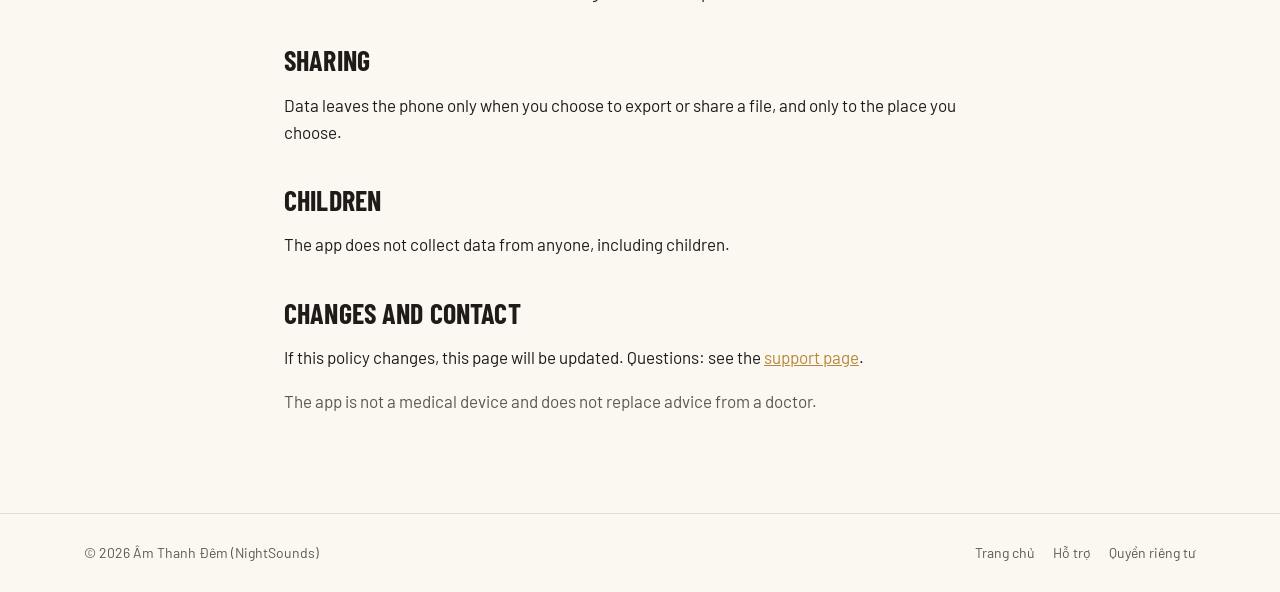
<file: privacy.html>
<!doctype html><html lang="vi"><head><meta charset="utf-8"><meta name="viewport" content="width=device-width,initial-scale=1"><title>NightSounds – Chính sách quyền riêng tư / Privacy Policy</title><link rel="icon" href="img/icon.png">
<link rel="preconnect" href="https://fonts.googleapis.com">
<link rel="preconnect" href="https://fonts.gstatic.com" crossorigin>
<link rel="stylesheet" href="https://fonts.googleapis.com/css2?family=Barlow:wght@400;500;600;700&family=Barlow+Condensed:wght@600;700&display=swap&subset=vietnamese">
<link rel="stylesheet" href="style.css">
</head><body>
<header class="top"><div class="wrap">
  <a class="brand" href="./"><img src="img/icon.png" alt="">Âm Thanh Đêm</a>
  <nav class="nav"><a href="./">Trang chủ</a><a href="privacy.html">Quyền riêng tư</a><a href="support.html">Hỗ trợ</a><a class="lang" href="en.html" hreflang="en">EN</a></nav>
</div></header>
<main class="doc">

<h1>Chính sách quyền riêng tư</h1>
<p class="muted">Âm Thanh Đêm (NightSounds) · Cập nhật: 27/11/2026</p>
<div class="summary"><strong>Tóm tắt:</strong> Ứng dụng không thu thập, không gửi đi và không chia sẻ dữ liệu của bạn. Âm thanh được phân tích ngay trên điện thoại và mọi kết quả chỉ nằm trên máy của bạn.</div>
<h2>Micro và âm thanh</h2>
<p>Ứng dụng chỉ dùng micro khi bạn bấm "Bắt đầu theo dõi" và dừng khi bạn bấm "Dừng". Âm thanh được phân tích ngay trên điện thoại để nhận ra tiếng ngáy, ho, nói mơ và tiếng la hét. Âm thanh không bao giờ được tải lên đâu cả.</p>
<p>Nếu bạn bật "Lưu đoạn âm thanh ngắn", các đoạn vài giây quanh sự kiện được lưu trên điện thoại để bạn nghe lại. Bạn có thể tắt tùy chọn này và xóa các đoạn đã lưu bất cứ lúc nào trong Cài đặt.</p>
<h2>Dữ liệu lưu trên máy</h2>
<p>Báo cáo từng đêm, cài đặt và các đoạn âm thanh (nếu bạn bật) chỉ được lưu trong ứng dụng trên điện thoại của bạn. Khi xóa ứng dụng, các dữ liệu này cũng bị xóa. Bạn có thể xóa từng đêm hoặc toàn bộ dữ liệu trong Cài đặt.</p>
<h2>Không tài khoản, không theo dõi</h2>
<p>Ứng dụng không cần tài khoản, không có quảng cáo, không dùng công cụ phân tích hay báo lỗi của bên thứ ba, và không theo dõi bạn trên các ứng dụng hay trang web khác.</p>
<h2>Thông báo và cuộc gọi</h2>
<p>Thông báo (nhắc giờ ngủ, báo cáo buổi sáng, cảnh báo Safety Shield) được tạo ngay trên điện thoại, không qua máy chủ nào. Nút gọi khẩn cấp chỉ mở ứng dụng Điện thoại khi bạn tự bấm.</p>
<h2>Mua trong ứng dụng</h2>
<p>NightSounds Plus được mua qua App Store (iPhone, iPad) hoặc Google Play (Android). Apple hoặc Google xử lý thanh toán theo chính sách của họ; chúng tôi không nhận thông tin thẻ hay tài khoản thanh toán của bạn. Ứng dụng chỉ hỏi App Store hoặc Google Play ngay trên máy để biết bạn đã có Plus hay chưa.</p>
<h2>Trên Android</h2>
<p>Ứng dụng xin quyền micro (để nghe khi bạn đang theo dõi) và quyền thông báo (cho báo cáo buổi sáng, cảnh báo Safety Shield và thông báo "đang theo dõi"). Trong lúc theo dõi hoặc phát âm ru ngủ, Android hiện một thông báo cố định vì ứng dụng chạy dịch vụ nền cho micro và phát âm thanh. Bản Android không xin quyền truy cập Internet, không đọc hay ghi Health Connect, và dữ liệu không được đưa vào bản sao lưu Google Drive.</p>
<h2>Chia sẻ</h2>
<p>Dữ liệu chỉ rời khỏi điện thoại khi chính bạn chọn xuất hoặc chia sẻ một tệp, và đi tới nơi bạn chọn.</p>
<h2>Trẻ em</h2>
<p>Ứng dụng không thu thập dữ liệu của bất kỳ ai, kể cả trẻ em.</p>
<h2>Thay đổi và liên hệ</h2>
<p>Nếu chính sách thay đổi, chúng tôi sẽ cập nhật trang này. Câu hỏi: <a href="support.html">trang hỗ trợ</a>.</p>
<p class="muted">Ứng dụng không phải thiết bị y tế và không thay thế ý kiến bác sĩ.</p>
<hr>
<h1 lang="en">Privacy Policy</h1>
<div lang="en">
<p class="muted">NightSounds · Updated 27 November 2026</p>
<div class="summary"><strong>In short:</strong> The app does not collect, send or share your data. Sound is analysed on the phone and every result stays on your device.</div>
<h2>Microphone and audio</h2>
<p>The app uses the microphone only after you tap "Start tracking" and stops when you tap "Stop". Audio is analysed on the phone to recognise snoring, coughing, sleep talking and screams. Audio is never uploaded anywhere.</p>
<p>If you turn on "Save short clips", a few seconds around each event are kept on the phone so you can listen back. You can turn this off and delete saved clips at any time in Settings.</p>
<h2>Data on your device</h2>
<p>Nightly reports, settings and clips (if enabled) are stored only inside the app on your phone. Deleting the app deletes them. You can delete single nights or all data in Settings.</p>
<h2>No account, no tracking</h2>
<p>No account is needed. There are no ads, no third-party analytics or crash reporting, and no tracking across other apps or websites.</p>
<h2>Notifications and calls</h2>
<p>Notifications (bedtime reminder, morning summary, Safety Shield alerts) are created on the phone, not by a server. The emergency call button only opens the Phone app when you tap it.</p>
<h2>In-app purchases</h2>
<p>NightSounds Plus is bought through the App Store (iPhone, iPad) or Google Play (Android). Apple or Google handles payment under its own policy; we never receive your card or payment account details. The app only asks the App Store or Google Play on the device whether you have Plus.</p>
<h2>On Android</h2>
<p>The app asks for the microphone (to listen while you track) and notifications (morning summary, Safety Shield alerts and the "tracking" notice). While tracking or playing a sleep sound, Android shows an ongoing notification because the app runs a foreground service for the microphone and audio playback. The Android app does not request Internet access, does not read or write Health Connect, and its data is not included in Google Drive backups.</p>
<h2>Sharing</h2>
<p>Data leaves the phone only when you choose to export or share a file, and only to the place you choose.</p>
<h2>Children</h2>
<p>The app does not collect data from anyone, including children.</p>
<h2>Changes and contact</h2>
<p>If this policy changes, this page will be updated. Questions: see the <a href="support.html">support page</a>.</p>
<p class="muted">The app is not a medical device and does not replace advice from a doctor.</p>
</div>

</main>
<footer><div class="wrap"><span>© 2026 Âm Thanh Đêm (NightSounds)</span><span><a href="./">Trang chủ</a><a href="support.html">Hỗ trợ</a><a href="privacy.html">Quyền riêng tư</a></span></div></footer>
</body></html>
</file>
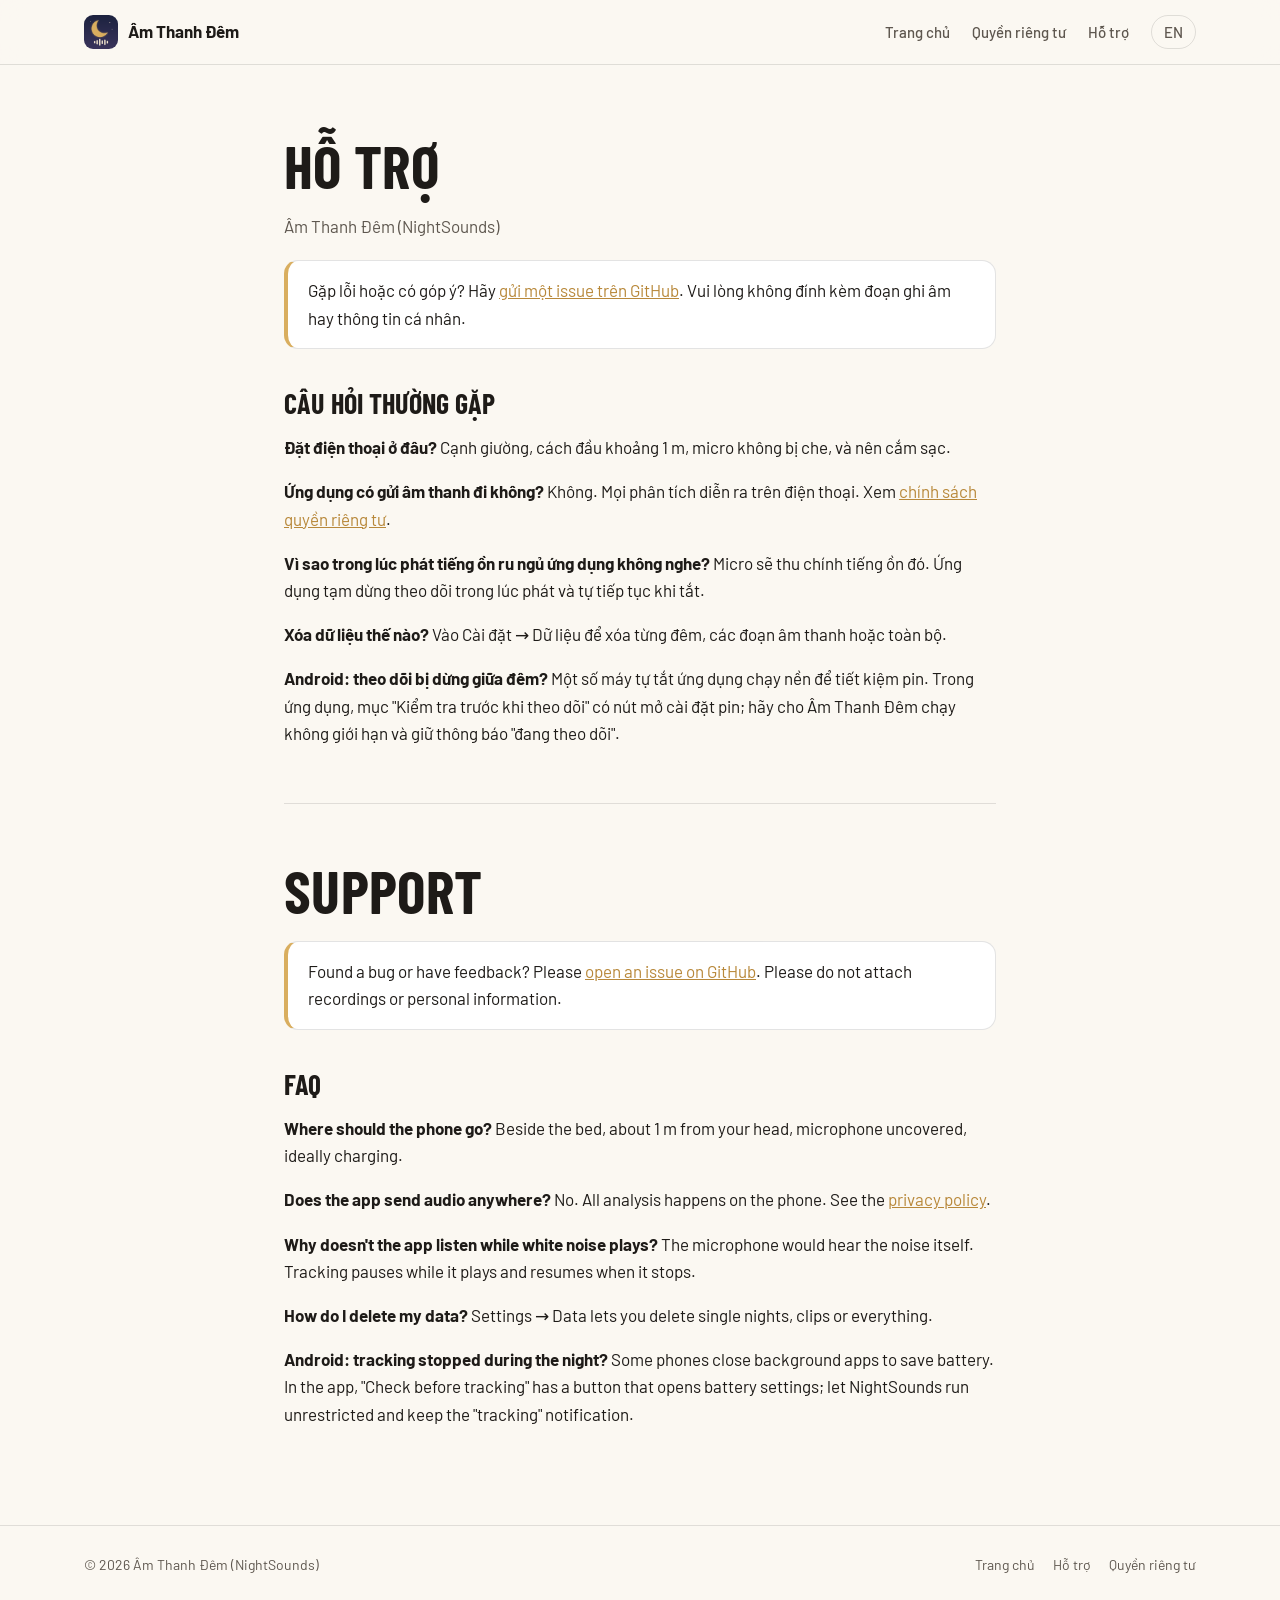
<file: support.html>
<!doctype html><html lang="vi"><head><meta charset="utf-8"><meta name="viewport" content="width=device-width,initial-scale=1"><title>NightSounds – Hỗ trợ / Support</title><link rel="icon" href="img/icon.png">
<link rel="preconnect" href="https://fonts.googleapis.com">
<link rel="preconnect" href="https://fonts.gstatic.com" crossorigin>
<link rel="stylesheet" href="https://fonts.googleapis.com/css2?family=Barlow:wght@400;500;600;700&family=Barlow+Condensed:wght@600;700&display=swap&subset=vietnamese">
<link rel="stylesheet" href="style.css">
</head><body>
<header class="top"><div class="wrap">
  <a class="brand" href="./"><img src="img/icon.png" alt="">Âm Thanh Đêm</a>
  <nav class="nav"><a href="./">Trang chủ</a><a href="privacy.html">Quyền riêng tư</a><a href="support.html">Hỗ trợ</a><a class="lang" href="en.html" hreflang="en">EN</a></nav>
</div></header>
<main class="doc">

<h1>Hỗ trợ</h1>
<p class="muted">Âm Thanh Đêm (NightSounds)</p>
<div class="summary">Gặp lỗi hoặc có góp ý? Hãy <a href="https://github.com/nltoan/nightsounds-legal/issues">gửi một issue trên GitHub</a>. Vui lòng không đính kèm đoạn ghi âm hay thông tin cá nhân.</div>
<h2>Câu hỏi thường gặp</h2>
<p><strong>Đặt điện thoại ở đâu?</strong> Cạnh giường, cách đầu khoảng 1 m, micro không bị che, và nên cắm sạc.</p>
<p><strong>Ứng dụng có gửi âm thanh đi không?</strong> Không. Mọi phân tích diễn ra trên điện thoại. Xem <a href="privacy.html">chính sách quyền riêng tư</a>.</p>
<p><strong>Vì sao trong lúc phát tiếng ồn ru ngủ ứng dụng không nghe?</strong> Micro sẽ thu chính tiếng ồn đó. Ứng dụng tạm dừng theo dõi trong lúc phát và tự tiếp tục khi tắt.</p>
<p><strong>Xóa dữ liệu thế nào?</strong> Vào Cài đặt → Dữ liệu để xóa từng đêm, các đoạn âm thanh hoặc toàn bộ.</p>
<p><strong>Android: theo dõi bị dừng giữa đêm?</strong> Một số máy tự tắt ứng dụng chạy nền để tiết kiệm pin. Trong ứng dụng, mục "Kiểm tra trước khi theo dõi" có nút mở cài đặt pin; hãy cho Âm Thanh Đêm chạy không giới hạn và giữ thông báo "đang theo dõi".</p>
<hr>
<div lang="en">
<h1>Support</h1>
<div class="summary">Found a bug or have feedback? Please <a href="https://github.com/nltoan/nightsounds-legal/issues">open an issue on GitHub</a>. Please do not attach recordings or personal information.</div>
<h2>FAQ</h2>
<p><strong>Where should the phone go?</strong> Beside the bed, about 1 m from your head, microphone uncovered, ideally charging.</p>
<p><strong>Does the app send audio anywhere?</strong> No. All analysis happens on the phone. See the <a href="privacy.html">privacy policy</a>.</p>
<p><strong>Why doesn't the app listen while white noise plays?</strong> The microphone would hear the noise itself. Tracking pauses while it plays and resumes when it stops.</p>
<p><strong>How do I delete my data?</strong> Settings → Data lets you delete single nights, clips or everything.</p>
<p><strong>Android: tracking stopped during the night?</strong> Some phones close background apps to save battery. In the app, "Check before tracking" has a button that opens battery settings; let NightSounds run unrestricted and keep the "tracking" notification.</p>
</div>

</main>
<footer><div class="wrap"><span>© 2026 Âm Thanh Đêm (NightSounds)</span><span><a href="./">Trang chủ</a><a href="support.html">Hỗ trợ</a><a href="privacy.html">Quyền riêng tư</a></span></div></footer>
</body></html>
</file>
<file: style.css>
/* NightSounds site: one stylesheet for the landing, privacy and support pages. */
:root{
  --night:#1C223F;--night-2:#2A2F52;--ink:#14172B;--gold:#D9AE5F;--gold-deep:#B8883A;
  --cream:#F6EFE3;--paper:#FBF8F2;--fg:#1E1B18;--muted:#5E574F;--line:rgba(30,27,24,.12);
  --card:#fff;--radius:20px;--max:1160px;
  --display:"Barlow Condensed",Barlow,system-ui,sans-serif;
  --body:Barlow,system-ui,-apple-system,"Segoe UI",sans-serif;
}
*{box-sizing:border-box}
html{scroll-behavior:smooth}
body{margin:0;background:var(--paper);color:var(--fg);font:17px/1.6 var(--body);-webkit-font-smoothing:antialiased}
img{max-width:100%;display:block}
a{color:var(--gold-deep)}
.wrap{max-width:var(--max);margin:0 auto;padding:0 24px}

/* Header */
.top{position:sticky;top:0;z-index:10;background:rgba(251,248,242,.88);backdrop-filter:saturate(1.4) blur(12px);border-bottom:1px solid var(--line)}
.top .wrap{display:flex;align-items:center;justify-content:space-between;height:64px;gap:16px}
.brand{display:flex;align-items:center;gap:10px;font-weight:700;color:var(--fg);text-decoration:none;white-space:nowrap}
.brand img{width:34px;height:34px;border-radius:9px}
.nav{display:flex;gap:22px;align-items:center}
.nav a{color:var(--muted);text-decoration:none;font-weight:500;font-size:15px}
.nav a:hover{color:var(--fg)}
.nav .lang{border:1px solid var(--line);border-radius:999px;padding:4px 12px}

/* Type */
.eyebrow{display:inline-flex;align-items:center;gap:8px;font:600 14px/1 var(--body);letter-spacing:.08em;text-transform:uppercase;color:var(--gold-deep)}
.eyebrow::before{content:"";width:8px;height:8px;border-radius:50%;background:var(--gold)}
h1,h2{font-family:var(--display);font-weight:700;text-transform:uppercase;line-height:1.02;letter-spacing:.005em;margin:14px 0 16px}
h1{font-size:clamp(44px,6.4vw,80px)}
h2{font-size:clamp(34px,4.4vw,56px)}
h1 em,h2 em{font-style:normal;color:var(--gold-deep)}
.lead{font-size:19px;color:var(--muted);max-width:34em}

/* Buttons */
.cta{display:flex;flex-wrap:wrap;gap:12px;margin-top:28px}
.btn{display:inline-flex;align-items:center;gap:10px;padding:14px 22px;border-radius:14px;font-weight:600;text-decoration:none;font-size:16px;border:1px solid transparent}
.btn-primary{background:var(--night);color:#fff}
.btn-primary:hover{background:var(--night-2)}
.btn-ghost{border-color:var(--line);color:var(--fg);background:transparent}
.btn-ghost:hover{border-color:var(--fg)}
.btn small{display:block;font-weight:500;font-size:12px;opacity:.75;line-height:1}
.btn .stack{display:flex;flex-direction:column;gap:3px;line-height:1.1}
.btn svg{width:22px;height:22px;flex:none}
.soon{opacity:.7;cursor:default}

/* Hero */
.hero{padding:64px 0 80px;background:radial-gradient(1200px 500px at 80% 10%,rgba(217,174,95,.18),transparent 60%)}
.hero .wrap{display:grid;grid-template-columns:1.05fr 1fr;gap:48px;align-items:center}
.stats{display:flex;gap:0;margin-top:28px;border-top:1px solid var(--line);padding-top:20px;max-width:520px}
.stats div{flex:1;padding-right:16px}
.stats div+div{border-left:1px solid var(--line);padding-left:18px}
.stats b{display:block;font:700 40px/1 var(--display)}
.stats span{font-size:14px;color:var(--muted)}
.phones{position:relative;display:flex;justify-content:center;gap:0;min-height:560px}
.phones .phone:nth-child(1){transform:translateX(40px) rotate(-4deg);z-index:1}
.phones .phone:nth-child(2){transform:translate(-40px,60px) rotate(4deg);z-index:2}

/* Phone frame */
.phone{width:260px;flex:none;border-radius:38px;padding:10px;background:#0E1020;box-shadow:0 30px 60px -20px rgba(20,23,43,.45),0 0 0 1px rgba(255,255,255,.06) inset}
.phone img{border-radius:29px;aspect-ratio:9/20;object-fit:cover;width:100%}

/* Sections */
section{padding:96px 0}
.split{display:grid;grid-template-columns:1fr 1fr;gap:64px;align-items:center}
.split.flip .copy{order:2}
.split .media{display:flex;justify-content:center;gap:20px}
.cards{display:grid;grid-template-columns:1fr 1fr;gap:14px;margin-top:28px}
.card{background:var(--card);border:1px solid var(--line);border-radius:16px;padding:18px}
.card .tag{display:inline-block;font-size:12px;font-weight:600;color:var(--gold-deep);background:rgba(217,174,95,.16);border-radius:999px;padding:3px 10px;margin-bottom:10px}
.card b{display:block;font-size:17px;margin-bottom:4px}
.card p{margin:0;color:var(--muted);font-size:15px;line-height:1.5}

.dark{background:var(--night);color:#EDE6DA}
.dark .lead,.dark .card p{color:#B9B3C9}
.dark .card{background:rgba(255,255,255,.05);border-color:rgba(255,255,255,.1)}
.dark h2 em{color:var(--gold)}
.dark .eyebrow{color:var(--gold)}

.privacy-list{list-style:none;padding:0;margin:28px 0 0;display:grid;gap:12px}
.privacy-list li{display:flex;gap:12px;align-items:flex-start;font-size:17px}
.privacy-list li::before{content:"";flex:none;width:22px;height:22px;margin-top:2px;border-radius:50%;background:var(--gold) url("data:image/svg+xml,%3Csvg xmlns='http://www.w3.org/2000/svg' viewBox='0 0 24 24' fill='none' stroke='%231C223F' stroke-width='3' stroke-linecap='round' stroke-linejoin='round'%3E%3Cpath d='M5 12l5 5 9-10'/%3E%3C/svg%3E") center/14px no-repeat}

/* Plus band */
.plus{background:linear-gradient(160deg,var(--night) 0%,#3A345C 100%);color:#fff}
.plus .wrap{display:grid;grid-template-columns:1.1fr .9fr;gap:56px;align-items:center}
.plus .lead{color:#CFC8DD}
.price{background:var(--paper);color:var(--fg);border-radius:var(--radius);padding:28px;box-shadow:0 30px 60px -30px rgba(0,0,0,.5)}
.price .row{display:flex;justify-content:space-between;align-items:baseline;padding:12px 0;border-bottom:1px solid var(--line)}
.price .row:last-of-type{border-bottom:0}
.price .row b{font:700 30px/1 var(--display)}
.price .row span{color:var(--muted);font-size:15px}
.price .badge{font-size:12px;font-weight:600;color:var(--night);background:var(--gold);border-radius:999px;padding:2px 8px;margin-left:6px}
.price ul{margin:16px 0 0;padding:0 0 0 18px;color:var(--muted);font-size:15px}
.price .btn{width:100%;justify-content:center;margin-top:20px}

.note{font-size:14px;color:var(--muted);max-width:60em}

/* Footer */
footer{border-top:1px solid var(--line);padding:28px 0;font-size:14px;color:var(--muted)}
footer .wrap{display:flex;justify-content:space-between;gap:16px;flex-wrap:wrap}
footer a{color:var(--muted);margin-left:18px;text-decoration:none}
footer a:hover{color:var(--fg)}

/* Document pages (privacy, support) */
.doc{max-width:760px;margin:0 auto;padding:56px 24px 80px}
.doc h1{font-size:clamp(40px,5vw,60px)}
.doc h2{font-size:28px;margin:40px 0 8px}
.doc .summary{background:var(--card);border:1px solid var(--line);border-left:4px solid var(--gold);border-radius:14px;padding:16px 20px;margin:20px 0}
.doc .muted{color:var(--muted)}
.doc hr{border:0;border-top:1px solid var(--line);margin:56px 0}

@media (max-width:900px){
  .hero .wrap,.split,.plus .wrap{grid-template-columns:1fr;gap:40px}
  .split.flip .copy{order:0}
  .phones{min-height:0}
  .phone{width:210px}
  .nav a:not(.lang){display:none}
  section{padding:72px 0}
}
@media (max-width:520px){
  .wrap{padding:0 16px}
  .cards{grid-template-columns:1fr}
  .phones .phone:nth-child(1){transform:translateX(24px) rotate(-4deg)}
  .phones .phone:nth-child(2){transform:translate(-24px,40px) rotate(4deg)}
  .phone{width:170px;border-radius:30px;padding:8px}
  .phone img{border-radius:23px}
  .split .media .phone:nth-child(2){display:none}
  .stats b{font-size:32px}
}
</file>
